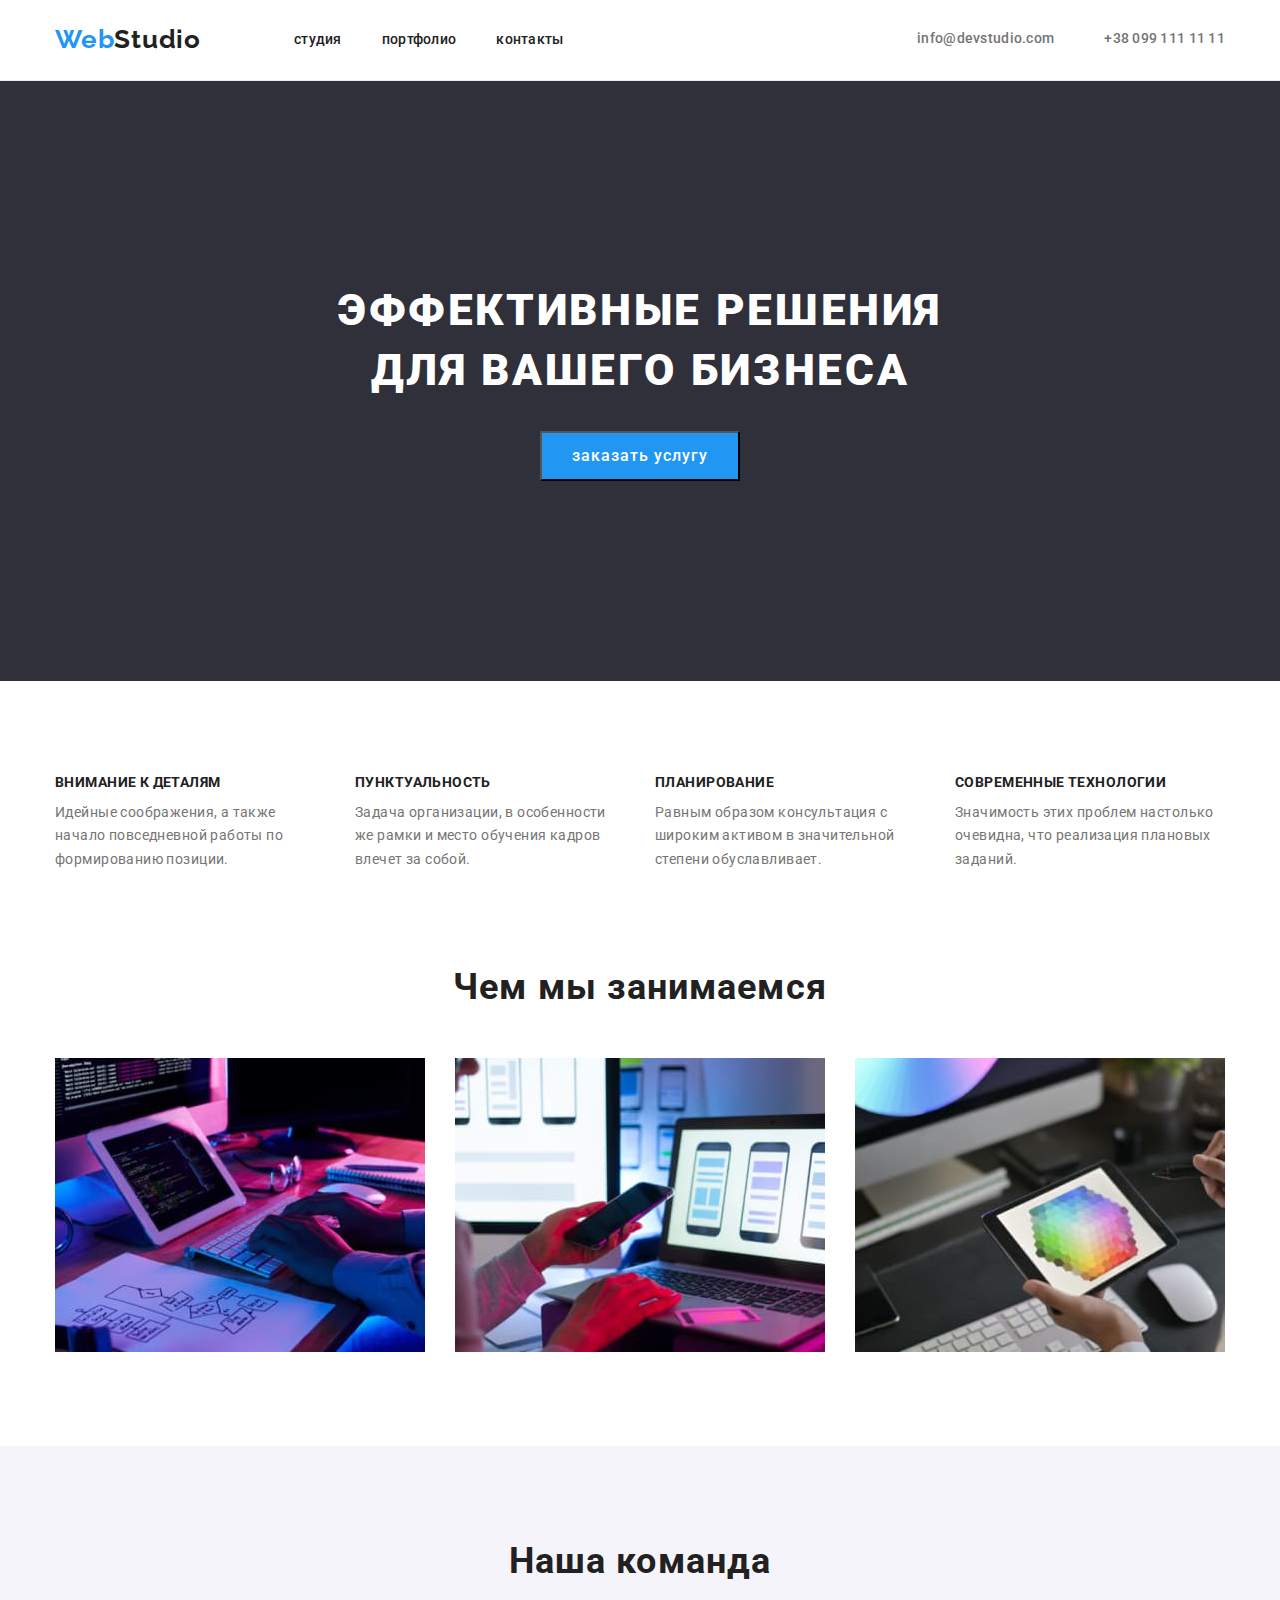
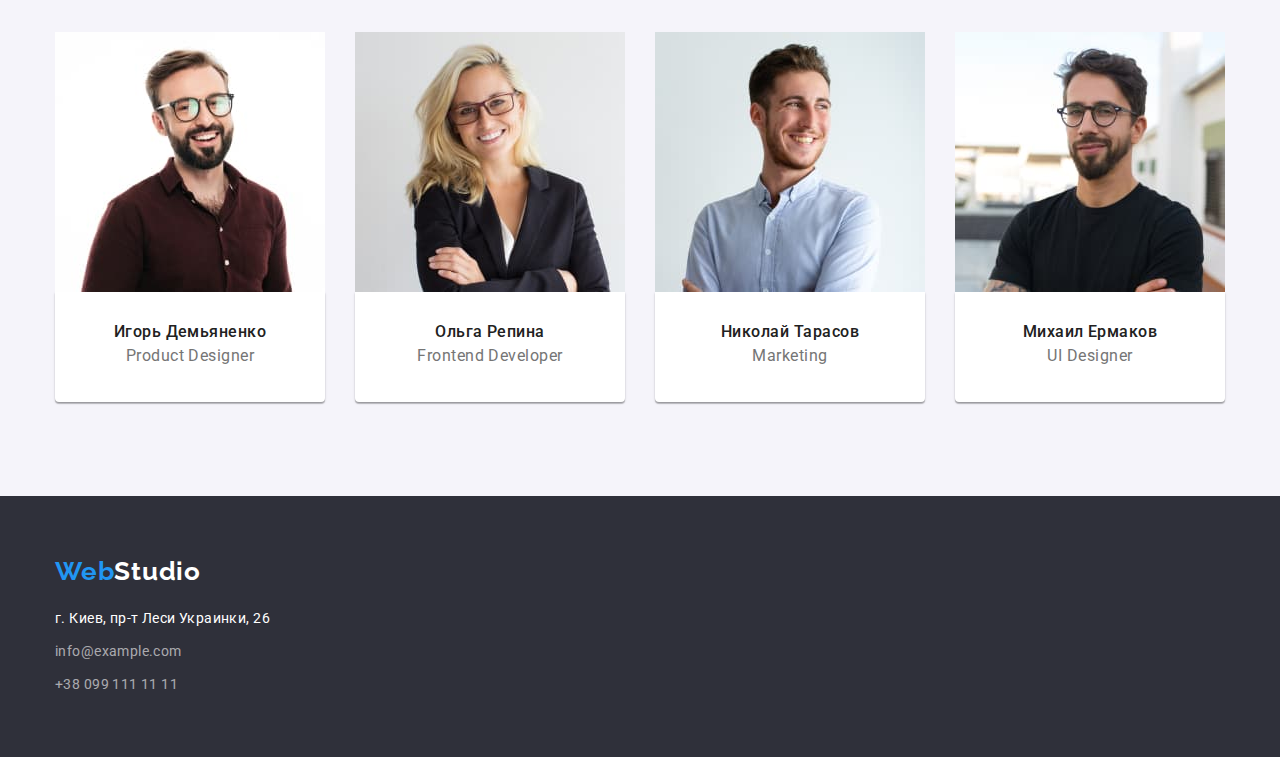
<file: index.html>
<!DOCTYPE html>
<html lang="ru">

<head>
    <meta charset="utf-8" />
    <title>Web studio</title>
    <link rel="preconnect" href="https://fonts.googleapis.com" />
    <link rel="preconnect" href="https://fonts.gstatic.com" crossorigin />
    <link href="https://fonts.googleapis.com/css2?family=Raleway:wght@700&family=Roboto:wght@400;500;700;900&display=swap" rel="stylesheet" />
    <link rel="stylesheet" href="https://cdnjs.cloudflare.com/ajax/libs/modern-normalize/1.0.0/modern-normalize.min.css" />
    <link rel="stylesheet" href="./CSS/reset.css" />
    <link rel="stylesheet" href="./CSS/styles.css" />
</head>

<body>
    <header class="header">
        <div class="container header-container">
            <nav class="nav">
                <a class="nav-logo" href=" "><span>Web</span>Studio</a>
                <ul class="header-list">
                    <li class="header-item">
                        <a href=" " class="header-link current">студия</a>
                    </li>
                    <li class="header-item">
                        <a href="./portfolio.html" class="header-link">портфолио</a>
                    </li>
                    <li class="header-item">
                        <a href=" " class="header-link">контакты</a>
                    </li>
                </ul>
            </nav>
            <ul class="header-links">
                <li>
                    <a href="mailto:info@devstudio.com " class="header-mail">info@devstudio.com</a
            >
          </li>
          <li>
            <a href="tel:+380991111111 " class="header-tel">
              +38 099 111 11 11</a
            >
          </li>
        </ul>
      </div>
    </header>
    <main>
      <!--шапка-->
      <section class="section cap">
        <div class="container">
          <h1 class="cap-title">
            Эффективные решения <br />
            для вашего бизнеса
          </h1>
          <div class="tumb-btn">
            <button class="cap-btn" type="button">заказать услугу</button>
          </div>
        </div>
      </section>
      <!--особенности-->
      <section class="section qualities">
        <div class="container">
          <ul class="qualities-list">
            <li class="qualities-item">
              <h3 class="qualities-title">внимание к деталям</h3>
              <p class="qualities-text">
                Идейные соображения, а также начало повседневной работы по
                формированию позиции.
              </p>
            </li>
            <li class="qualities-item">
              <h3 class="qualities-title">Пунктуальность</h3>
              <p class="qualities-text">
                Задача организации, в особенности же рамки и место обучения
                кадров влечет за собой.
              </p>
            </li>
            <li class="qualities-item">
              <h3 class="qualities-title">Планирование</h3>
              <p class="qualities-text">
                Равным образом консультация с широким активом в значительной
                степени обуславливает.
              </p>
            </li>
            <li class="qualities-item">
              <h3 class="qualities-title">Современные технологии</h3>
              <p class="qualities-text">
                Значимость этих проблем настолько очевидна, что реализация
                плановых заданий.
              </p>
            </li>
          </ul>
        </div>
      </section>
      <!--чем мы занимаемся-->
      <section class="section about">
        <div class="container">
          <h2 class="about-title">Чем мы занимаемся</h2>
          <ul class="about-list">
            <li class="about-item">
              <img
                src="./images/img1.jpg "
                alt="руки на клавиатуре"
                width="370"
                height="294"
              />
            </li>
            <li class="about-item">
              <img
                src="./images/img2.jpg "
                alt="телефон в руках"
                width="370"
                height="294"
              />
            </li>
            <li class="about-item">
              <img
                src="./images/img3.jpg "
                alt="планшет в руках"
                width="370"
                height="294"
              />
            </li>
          </ul>
        </div>
      </section>
      <!--наша команда-->
      <section class="section commands">
        <div class="container">
          <h2 class="command-title">Наша команда</h2>
          <ul class="command-list">
            <li class="command-item">
              <img
                src="./images/card1.jpg "
                alt="product desiner "
                width="270 "
              />
              <div class="command">
                <h3 class="names">Игорь Демьяненко</h3>
                <p class="profession">Product Designer</p>
              </div>
            </li>
            <li class="command-item">
              <img
                src="./images/card2.jpg "
                alt="frontend developer "
                width="270 "
              />
              <div class="command">
                <h3 class="names">Ольга Репина</h3>
                <p class="profession">Frontend Developer</p>
              </div>
            </li>
            <li class="command-item">
              <img src="./images/card3.jpg " alt="marketing " width="270 " />
              <div class="command">
                <h3 class="names">Николай Тарасов</h3>
                <p class="profession">Marketing</p>
              </div>
            </li>
            <li class="command-item">
              <img src="./images/card4.jpg " alt="ul desiner " width="270 " />
              <div class="command">
                <h3 class="names">Михаил Ермаков</h3>
                <p class="profession">UI Designer</p>
              </div>
            </li>
          </ul>
        </div>
      </section>
    </main>
    <footer class="footer">
      <div class="container footer-container">
        <a class="nav-logo" href=" "><span>Web</span>Studio</a>
                    <address class="address">г. Киев, пр-т Леси Украинки, 26</address>
                    <ul class="footer-list">
                        <li class="footer-item">
                            <a href="mailto:info@example.com ">info@example.com</a>
                        </li>
                        <li class="footer-item">
                            <a href="tel:+380991111111 "> +38 099 111 11 11</a>
                        </li>
                    </ul>
        </div>
        </footer>
</body>

</html>
</file>
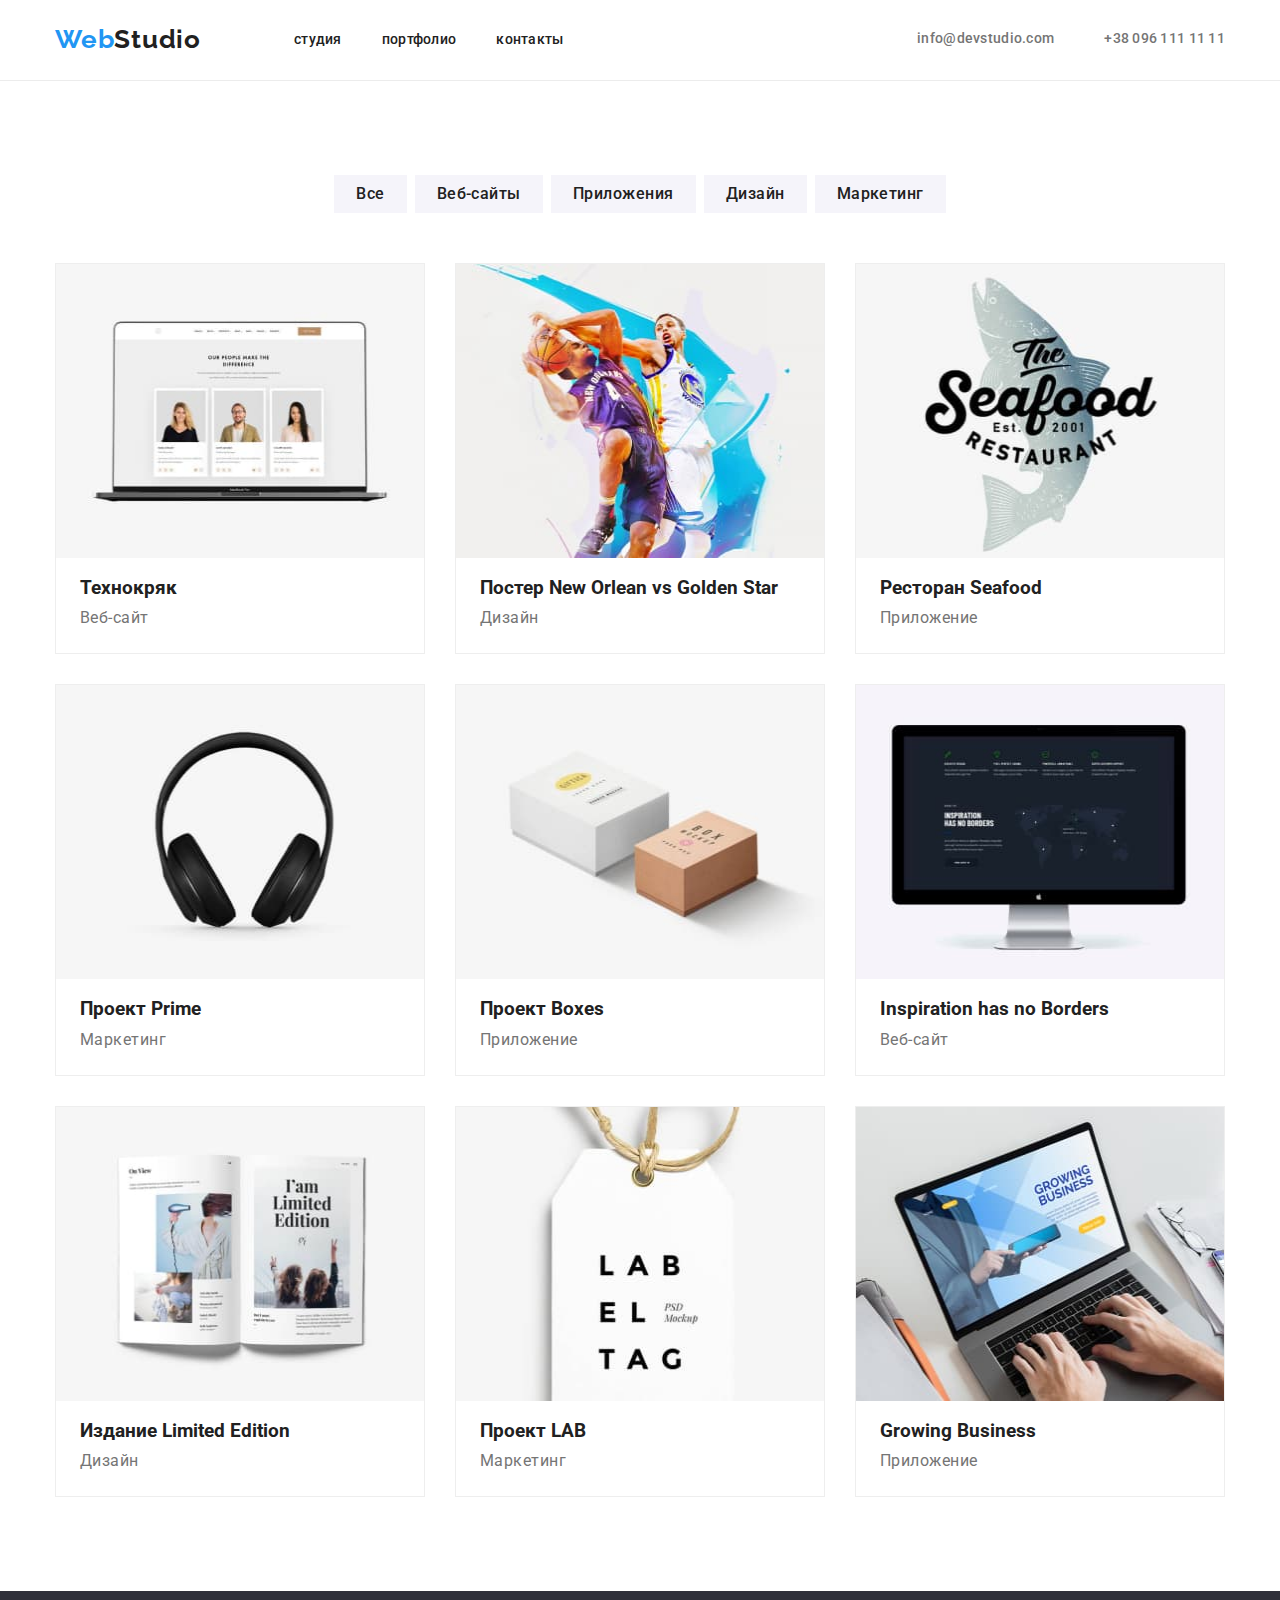
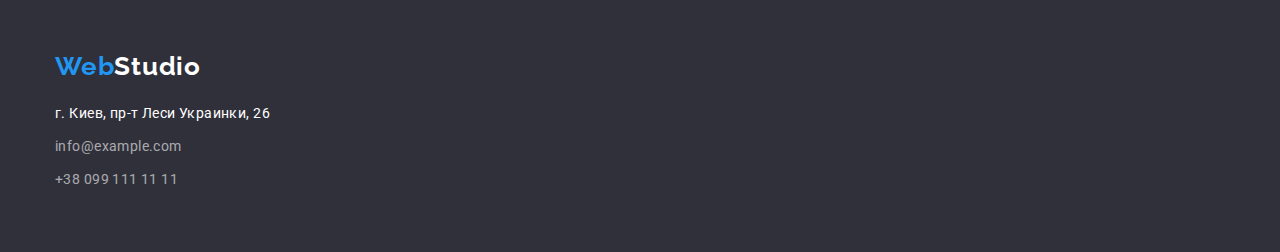
<file: portfolio.html>
<!DOCTYPE html>
<html lang="ru">

<head>
    <meta charset="utf-8" />
    <title>Portfolio</title>
    <link rel="preconnect" href="https://fonts.googleapis.com" />
    <link rel="preconnect" href="https://fonts.gstatic.com" crossorigin />
    <link href="https://fonts.googleapis.com/css2?family=Raleway:wght@700&family=Roboto:wght@400;500;700;900&display=swap" rel="stylesheet" />
    <link rel="stylesheet" href="https://cdnjs.cloudflare.com/ajax/libs/modern-normalize/1.0.0/modern-normalize.min.css" />
    <link rel="stylesheet" href="./CSS/reset.css" />
    <link rel="stylesheet" href="./CSS/styles.css" />
</head>

<body>
    <header class="header">
        <div class="container header-container">
            <nav class="nav">
                <a class="nav-logo" href=" "><span>Web</span>Studio</a>
                <ul class="header-list">
                    <li class="header-item">
                        <a href="./index.html" class="header-link">студия</a>
                    </li>
                    <li class="header-item">
                        <a href=" " class="header-link current">портфолио</a>
                    </li>
                    <li class="header-item">
                        <a href=" " class="header-link">контакты</a>
                    </li>
                </ul>
            </nav>
            <ul class="header-links">
                <li>
                    <a href="mailto:info@devstudio.com " class="header-mail">info@devstudio.com</a
            >
          </li>
          <li>
            <a href="tel:+380961111111 " class="header-tel">
              +38 096 111 11 11</a
            >
          </li>
        </ul>
      </div>
    </header>
    <main>
      <section class="section filters">
        <div class="container">
          <ul class="filter-list">
            <li class="filter-item">
              <button class="filter-btn" type="button">Все</button>
            </li>
            <li class="filter-item">
              <button class="filter-btn" type="button">Веб-сайты</button>
            </li>
            <li class="filter-item">
              <button class="filter-btn" type="button">Приложения</button>
            </li>
            <li class="filter-item">
              <button class="filter-btn" type="button">Дизайн</button>
            </li>
            <li class="filter-item">
              <button class="filter-btn" type="button">Маркетинг</button>
            </li>
          </ul>
        </div>
        <div class="container">
          <ul class="projects-list">
            <li class="projects-item">
              <div class="tumb">
                <img src="./images/технокряк.jpg" alt="techno" width="370"
                height="294" /img>
              </div>
              <div class="project">
                <h3 class="img-title">Технокряк</h3>
                <p class="img-text">Веб-сайт</p>
              </div>
            </li>
            <li class="projects-item">
              <div class="tumb">
                <img src="./images/постер стар.jpg" alt="posterstar" width="370"
                height="294" /img>
              </div>
              <div class="project">
                <h3 class="img-title">Постер New Orlean vs Golden Star</h3>
                <p class="img-text">Дизайн</p>
              </div>
            </li>
            <li class="projects-item">
              <div class="tumb">
                <img src="./images/ресторан.jpg" alt="restaurant" width="370"
                height="294" /img>
              </div>
              <div class="project">
                <h3 class="img-title">Ресторан Seafood</h3>
                <p class="img-text">Приложение</p>
              </div>
            </li>
            <li class="projects-item">
              <div class="tumb">
                <img src="./images/прайм.jpg" alt="prime" width="370"
                height="294" /img>
              </div>
              <div class="project">
                <h3 class="img-title">Проект Prime</h3>
                <p class="img-text">Маркетинг</p>
              </div>
            </li>
            <li class="projects-item">
              <div class="tumb">
                <img src="./images/боксы.jpg" alt="boxes" width="370"
                height="294" /img>
              </div>
              <div class="project">
                <h3 class="img-title">Проект Boxes</h3>
                <p class="img-text">Приложение</p>
              </div>
            </li>
            <li class="projects-item">
              <div class="tumb">
                <img src="./images/inspiration.jpg" alt="prime" width="370"
                height="294" /img>
              </div>
              <div class="project">
                <h3 class="img-title">Inspiration has no Borders</h3>
                <p class="img-text">Веб-сайт</p>
              </div>
            </li>
            <li class="projects-item">
              <div class="tumb">
                <img src="./images/издание.jpg" alt="prime" width="370"
                height="294" /img>
              </div>
              <div class="project">
                <h3 class="img-title">Издание Limited Edition</h3>
                <p class="img-text">Дизайн</p>
              </div>
            </li>
            <li class="projects-item">
              <div class="tumb">
                <img src="./images/лаб.jpg" alt="prime" width="370" height="294"
                /img>
              </div>
              <div class="project">
                <h3 class="img-title">Проект LAB</h3>
                <p class="img-text">Маркетинг</p>
              </div>
            </li>
            <li class="projects-item">
              <div class="tumb">
                <img src="./images/гроу.jpg" alt="prime" width="370"
                height="294" /img>
              </div>
              <div class="project">
                <h3 class="img-title">Growing Business</h3>
                <p class="img-text">Приложение</p>
              </div>
            </li>
          </ul>
        </div>
      </section>
    </main>
    <footer class="footer">
      <div class="container footer-container">
        <a class="nav-logo" href=" "><span>Web</span>Studio</a>
                    <address class="address">г. Киев, пр-т Леси Украинки, 26</address>
                    <ul class="footer-list">
                        <li class="footer-item">
                            <a href="mailto:info@example.com ">info@example.com</a>
                        </li>
                        <li class="footer-item">
                            <a href="tel:+380991111111 "> +38 099 111 11 11</a>
                        </li>
                    </ul>
        </div>
        </footer>
</body>

</html>
</file>
<file: CSS/styles.css>
:root {
    --header-list-color: #212121;
    --first-btn-color: ;
    --second-btn-color: ;
    --first-title-color: #212121;
    --first-text-color: #757575;
    --accent-color: #188ce8;
    --projects-list-gap: 30px;
}

body {
    font-family: "Roboto", sans-serif;
    color: #212121;
    background-color: #ffffff;
}

.container {
    width: 1200px;
    padding-right: 15px;
    padding-left: 15px;
    margin: 0 auto;
    /* outline: 2px solid red; */
}


/* cite-nav */

.header {
    display: flex;
    padding-top: 24px;
    padding-bottom: 25px;
    background-color: #ffffff;
    border-bottom: 1px solid #ececec;
}

.header-container {
    display: flex;
}

.nav {
    display: flex;
    align-items: center;
}

.nav-logo {
    margin-right: 93px;
    margin-top: 0;
    margin-bottom: 0;
}

.header-links {
    display: flex;
    align-items: center;
    margin-left: auto;
    font-weight: 500;
    font-size: 14px;
    line-height: 1.14;
    letter-spacing: 0.02em;
    color: var(--header-list-color);
}

.header-list {
    display: flex;
    margin-right: auto;
    align-items: center;
}

.header-item+.header-item {
    margin-left: 40px;
}

.header-item a {
    text-decoration: none;
    font-weight: 500;
    font-size: 14px;
    line-height: 16px;
    letter-spacing: 0.02em;
    color: var(--header-list-color);
}

.nav-logo {
    font-family: "Raleway", sans-serif;
    font-weight: bold;
    font-size: 26px;
    line-height: 1.19;
    letter-spacing: 0.03em;
    text-decoration: none;
    color: var(--header-list-color);
}

.nav-logo>span {
    color: #2196f3;
}

.header-mail,
.header-tel {
    font-weight: 500;
    font-size: 14px;
    line-height: 1.14;
    letter-spacing: 0.02em;
    text-decoration: none;
    color: var(--first-text-color);
}

.header-mail:hover,
.header-tel:hover,
.header-mail:focus,
.header-tel:focus {
    font-size: 14px;
    line-height: 1.14;
    letter-spacing: 0.02em;
    color: #2196f3;
}

.header-tel {
    padding-left: 50px;
}

.current {
    font-family: "Roboto", sans-serif;
    font-style: normal;
    font-weight: 500;
    font-size: 14px;
    line-height: 1.14;
    letter-spacing: 0.02em;
    color: #2196f3;
}

.header-link:hover,
.header-link:focus {
    color: #2196f3;
}

.section {
    padding-top: 94px;
    padding-bottom: 94px;
}


/* --a cap-- */

.cap {
    display: flex;
    background-color: #2f303a;
    padding-top: 200px;
    padding-bottom: 200px;
    margin: 0 auto;
}

.cap-title {
    font-size: 44px;
    font-weight: 900;
    text-align: center;
    line-height: 1.36;
    letter-spacing: 0.06em;
    text-transform: uppercase;
    color: #ffffff;
    margin-bottom: 30px;
}

.tumb-btn {
    display: flex;
    justify-content: center;
    margin: 0 auto;
}

.cap-btn {
    width: 200px;
    height: 50px;
    font-weight: 500;
    font-size: 16px;
    line-height: 1.87;
    text-align: center;
    letter-spacing: 0.06em;
    color: #ffffff;
    background-color: #2196f3;
    cursor: pointer;
}

.cap-btn:hover,
.cap-btn:focus {
    color: #ffffff;
    background-color: #188ce8;
}

.section-title {
    font-size: 36px;
    line-height: 1.17;
    text-align: center;
    letter-spacing: 0.03em;
    color: var(--first-title-color);
    margin-bottom: 50px;
}


/* ----qualities---- */

.qualities {
    padding-bottom: 0;
}

.qualities-list {
    display: flex;
    margin: 0 auto;
}

.qualities-list>.qualities-item {
    flex-basis: calc(100% / 4);
}

.qualities-title {
    font-weight: bold;
    font-size: 14px;
    line-height: 1.14;
    letter-spacing: 0.03em;
    text-transform: uppercase;
    margin-bottom: 10px;
    color: var(--first-title-color);
}

.qualities-text {
    font-size: 14px;
    line-height: 1.71;
    letter-spacing: 0.03em;
    color: var(--first-text-color);
    text-align: left;
}

.qualities-item+.qualities-item {
    margin-left: 30px;
}


/* -About- */

.about-list {
    display: flex;
    margin-top: 50px;
}

.about-item+.about-item {
    margin-left: 30px;
}

.about-title {
    font-size: 36px;
    line-height: 42px;
    text-align: center;
    letter-spacing: 0.03em;
}


/* --our command --*/

.commands {
    background-color: #f5f4fa;
}

.command-title {
    margin-bottom: 50px;
    font-size: 36px;
    line-height: 42px;
    text-align: center;
    letter-spacing: 0.03em;
}

.command-list {
    display: flex;
    margin-left: -30px;
}

.command-list>.command-item {
    /* margin-top: 50px; */
    margin-left: 30px;
}

.command {
    padding-top: 30px;
    padding-bottom: 30px;
    text-align: center;
    background-color: #ffffff;
    box-shadow: 0px 1px 3px rgba(0, 0, 0, 0.12), 0px 1px 1px rgba(0, 0, 0, 0.14), 0px 2px 1px rgba(0, 0, 0, 0.2);
    border-radius: 0px 0px 4px 4px;
}

.names {
    font-weight: 500;
    font-size: 16px;
    line-height: 1.19;
    letter-spacing: 0.03em;
    color: var(--first-title-color);
}

.profession {
    font-size: 16px;
    line-height: 1.9;
    letter-spacing: 0.03em;
    color: var(--first-text-color);
}


/* portfolio projects */

.filter-list {
    display: flex;
    justify-content: center;
    margin-bottom: 50px;
}

.filter-item+.filter-item {
    margin-left: 8px;
}

.filter-btn {
    font-weight: 500;
    font-size: 16px;
    line-height: 1.62;
    text-align: center;
    padding-top: 6px;
    padding-bottom: 6px;
    padding-left: 22px;
    padding-right: 22px;
    letter-spacing: 0.03em;
    color: var(--first-title-color);
    background-color: #f5f4fa;
    border: none;
}

.filter-btn:hover,
.filter-btn:focus {
    font-size: 16px;
    line-height: 1.62;
    text-align: center;
    letter-spacing: 0.03em;
    color: #ffffff;
    background-color: #2196f3;
}

.projects-list {
    display: flex;
    flex-wrap: wrap;
    margin-top: calc(-1 * var(--projects-list-gap));
    margin-left: calc(-1 * var(--projects-list-gap));
}

.projects-list>.projects-item {
    flex-basis: calc(100% / 3 - var(--projects-list-gap));
    margin-top: var(--projects-list-gap);
    margin-left: var(--projects-list-gap);
}

.projects-item {
    background: #ffffff;
    border: 1px solid #eeeeee;
}

.img-title {
    margin-bottom: 4px;
}

.projects-item>.img-title {
    font-size: 18px;
    line-height: 2;
    letter-spacing: 0.06em;
    color: var(--first-title-color);
}

.img-text {
    font-size: 16px;
    line-height: 1.87;
    letter-spacing: 0.03em;
    color: var(--first-text-color);
}

.project {
    padding-top: 20px;
    padding-bottom: 20px;
    padding-left: 24px;
    padding-right: 24px;
}


/* --footer-- */

.footer {
    background-color: #2f303a;
    padding-top: 60px;
    padding-bottom: 60px;
}

.footer .nav-logo {
    color: #ffffff;
}

.footer-list a {
    font-family: "Roboto", sans-serif;
    font-size: 14px;
    line-height: 1.71;
    letter-spacing: 0.03em;
    color: rgba(255, 255, 255, 0.6);
    text-decoration: none;
}

.footer-list a:hover,
.footer-list a:focus {
    font-size: 14px;
    line-height: 1.71;
    letter-spacing: 0.03em;
    color: #2196f3;
}

.address {
    font-style: normal;
    font-size: 14px;
    line-height: 1.71;
    letter-spacing: 0.03em;
    text-decoration: none;
    color: #ffffff;
    margin-top: 20px;
    margin-bottom: 9px;
}

.address:hover,
.address:focus {
    color: #2196f3;
}

.footer-item+.footer-item {
    margin-top: 9px;
}
</file>
